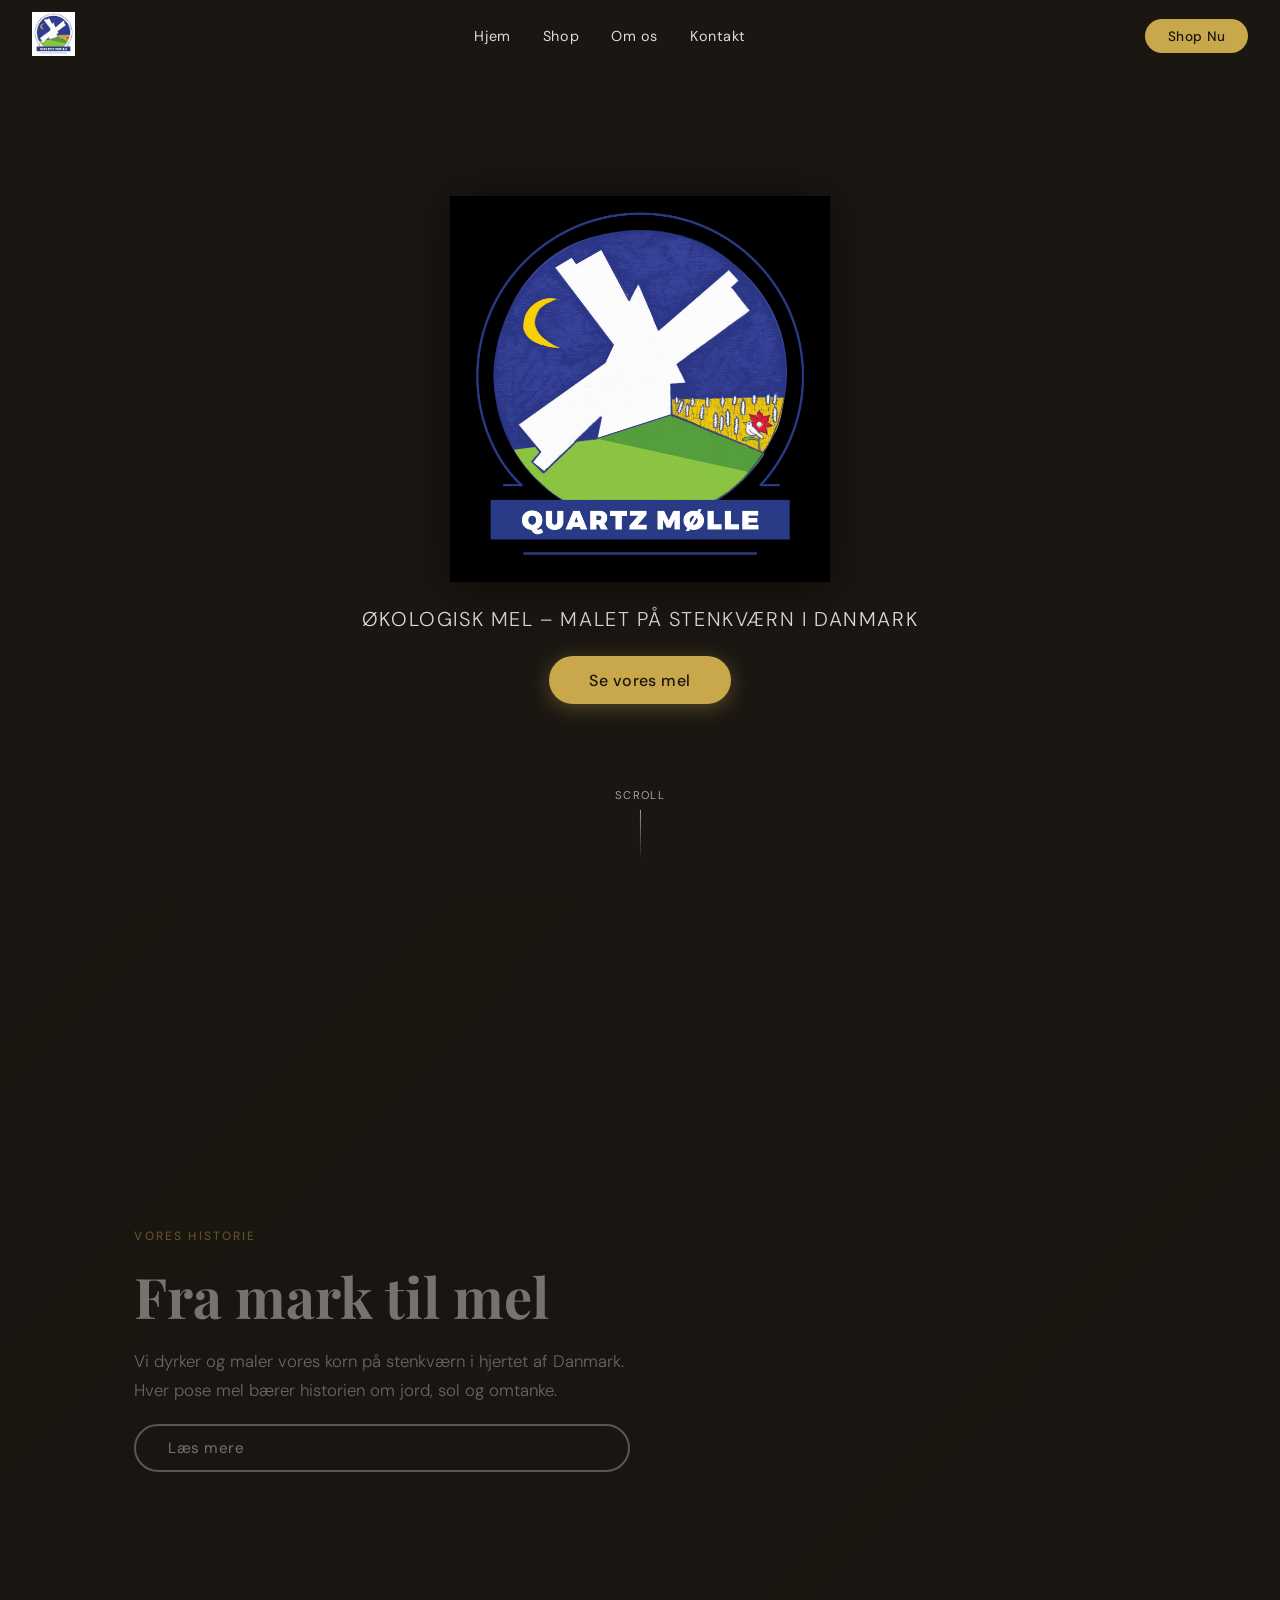
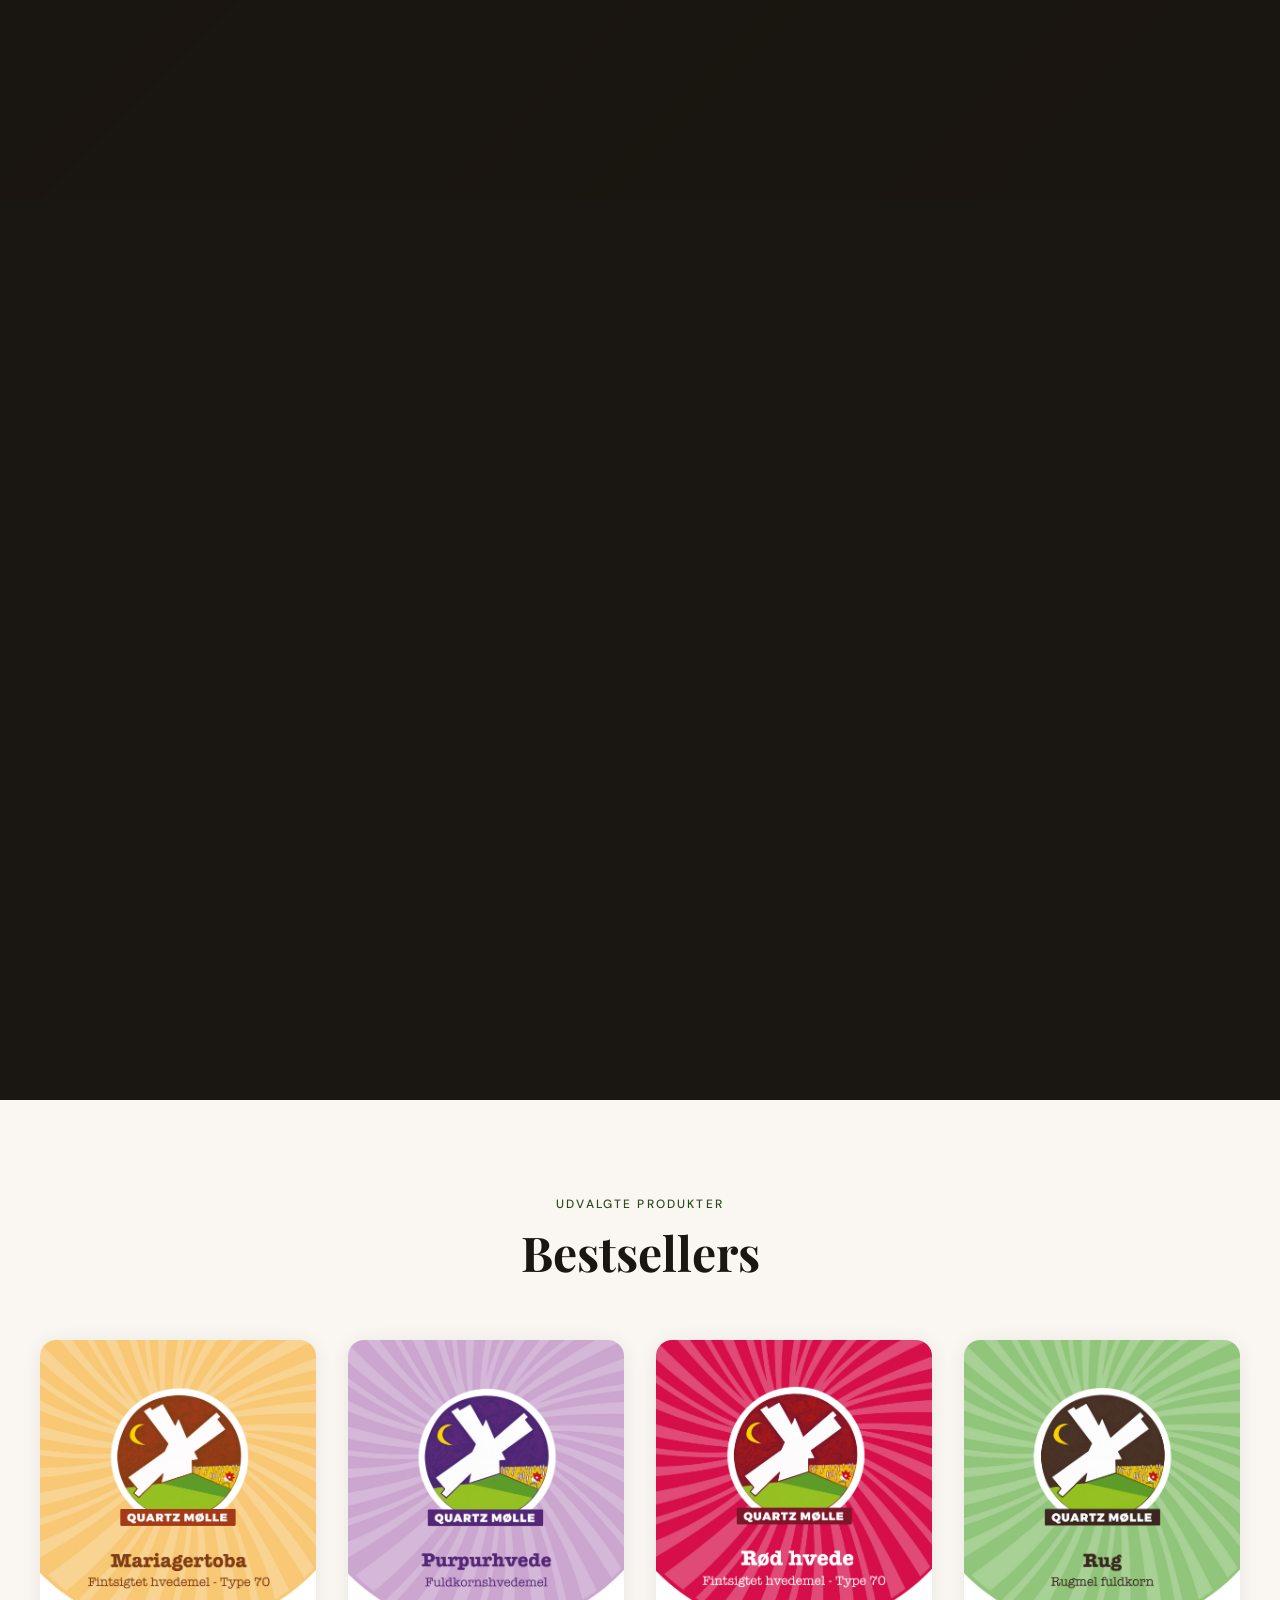
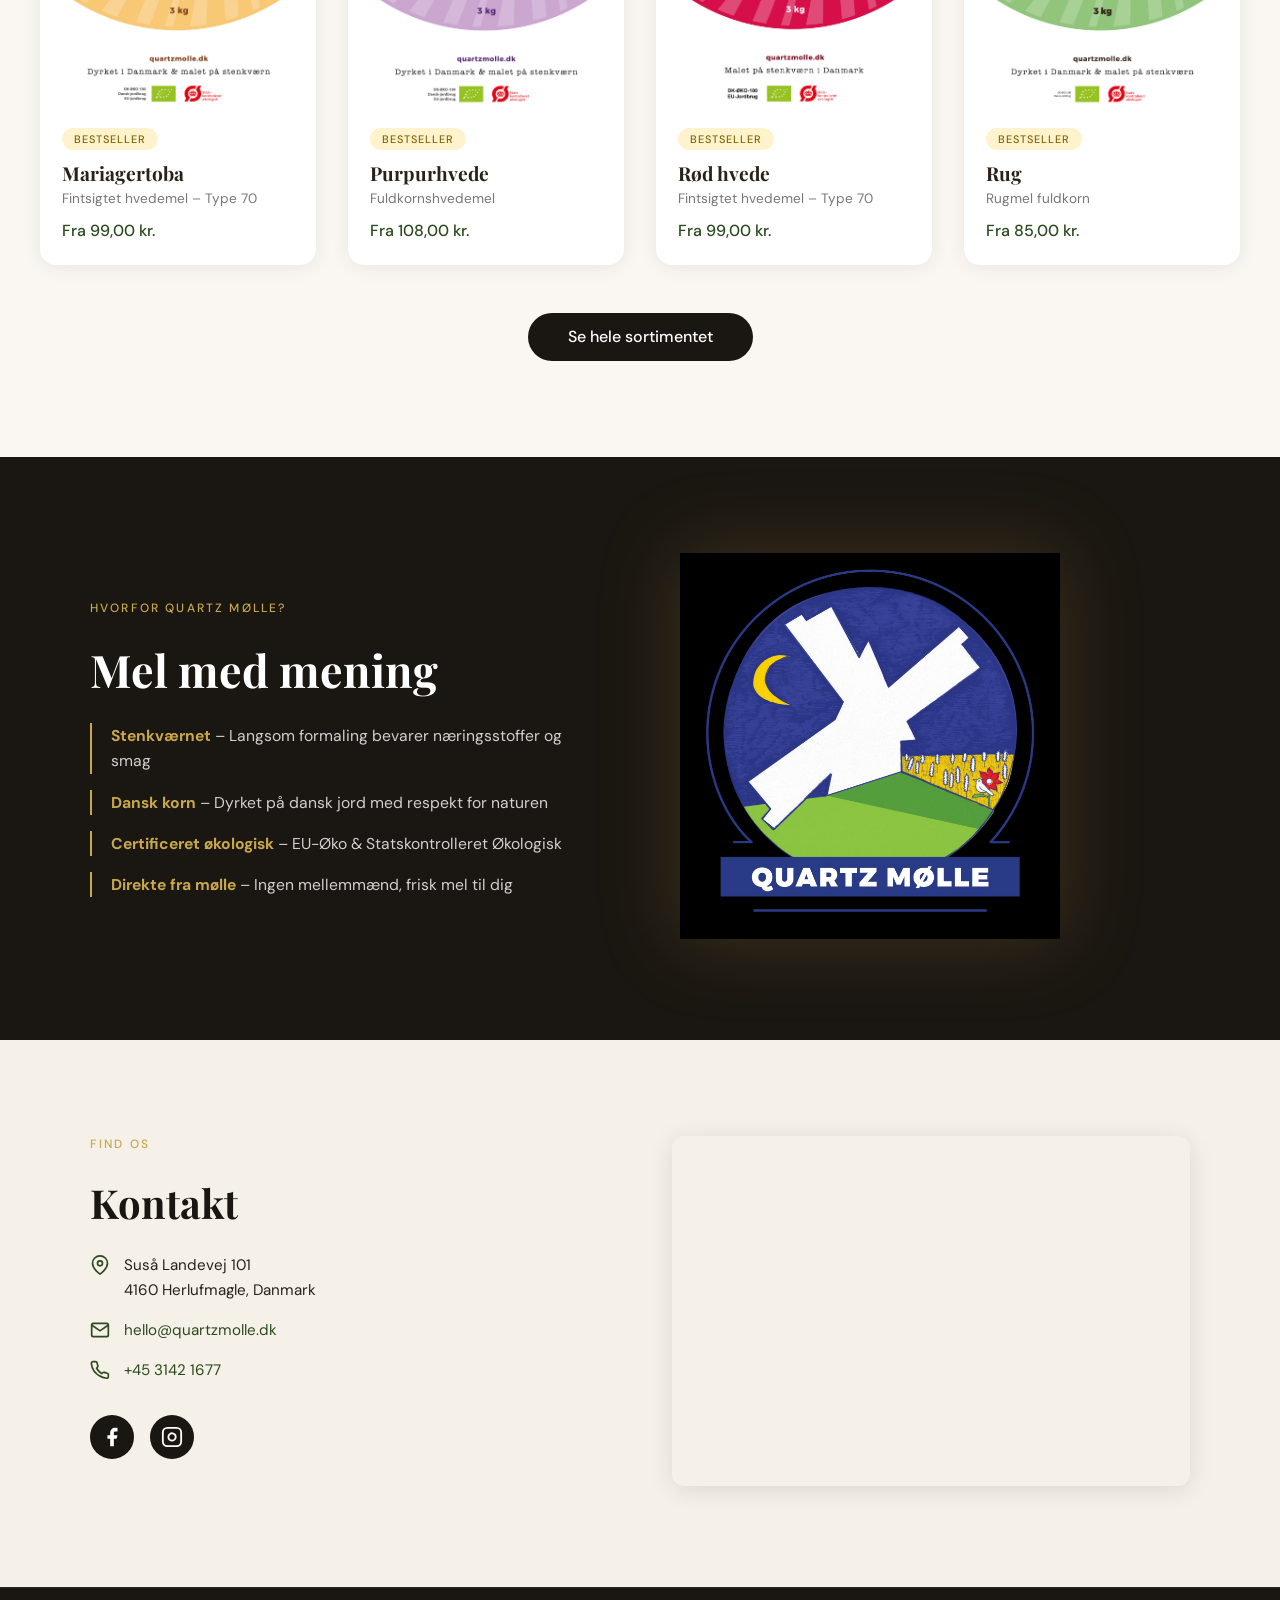
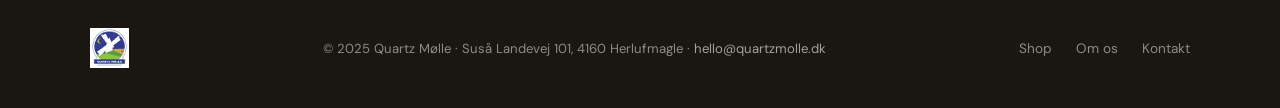
<file: index.html>
<!DOCTYPE html>
<html lang="da">
<head>
  <meta charset="UTF-8" />
  <meta name="viewport" content="width=device-width, initial-scale=1.0" />
  <title>Quartz Mølle – Økologisk Mel fra Stenkværn</title>
  <meta name="description" content="Quartz Mølle producerer økologisk mel malet på stenkværn i Danmark." />
  <link rel="icon" href="images/logo-small.png" type="image/png" />
  <link rel="preconnect" href="https://fonts.googleapis.com" />
  <link rel="preconnect" href="https://fonts.gstatic.com" crossorigin />
  <link href="https://fonts.googleapis.com/css2?family=Playfair+Display:ital,wght@0,400;0,700;0,900;1,400&family=DM+Sans:opsz,wght@9..40,300;9..40,400;9..40,500&display=swap" rel="stylesheet" />
  <link rel="stylesheet" href="css/style.css" />
</head>
<body>

  <nav class="nav" id="nav">
    <a href="index.html" class="nav-logo">
      <img src="images/logo-small.png" alt="Quartz Mølle" />
    </a>
    <div class="nav-links">
      <a href="index.html">Hjem</a>
      <a href="shop.html">Shop</a>
      <a href="#om">Om os</a>
      <a href="#kontakt">Kontakt</a>
    </div>
    <a href="shop.html" class="nav-cta">Shop Nu</a>
    <button class="nav-burger" id="burger" aria-label="Menu">
      <span></span><span></span><span></span>
    </button>
  </nav>

  <div class="mobile-menu" id="mobileMenu">
    <a href="index.html">Hjem</a>
    <a href="shop.html">Shop</a>
    <a href="#om">Om os</a>
    <a href="#kontakt">Kontakt</a>
    <a href="shop.html" class="mobile-cta">Shop Nu</a>
  </div>

  <!-- VIDEO 1 - HERO -->
  <section class="video-section" id="vs1">
    <video class="video-bg" id="vid1" autoplay muted loop playsinline preload="auto">
      <source src="https://res.cloudinary.com/dobwmlyg2/video/upload/v1776438806/hero_pnbosf.mov" type="video/mp4" />
    </video>
    <div class="video-overlay"></div>
    <div class="hero-content" id="heroContent">
      <img src="images/logo.png" alt="Quartz Mølle" class="hero-logo" />
      <p class="hero-sub">Økologisk mel – malet på stenkværn i Danmark</p>
      <a href="shop.html" class="btn-primary">Se vores mel</a>
    </div>
    <div class="scroll-hint">
      <span>Scroll</span>
      <div class="scroll-line"></div>
    </div>
  </section>

  <!-- VIDEO 2 - STORY -->
  <section class="video-section" id="vs2">
    <video class="video-bg" autoplay muted loop playsinline preload="auto">
      <source src="https://res.cloudinary.com/dobwmlyg2/video/upload/v1776438985/0417_ou2aab.mov" type="video/mp4" />
    </video>
    <div class="video-overlay overlay-dark"></div>
    <div class="text-block text-left">
      <span class="eyebrow">Vores historie</span>
      <h2>Fra mark til mel</h2>
      <p>Vi dyrker og maler vores korn på stenkværn i hjertet af Danmark. Hver pose mel bærer historien om jord, sol og omtanke.</p>
      <a href="#om" class="btn-ghost">Læs mere</a>
    </div>
  </section>

  <!-- VIDEO 3 - PRODUCTS -->
  <section class="video-section" id="vs3">
    <video class="video-bg" autoplay muted loop playsinline preload="auto">
      <source src="https://res.cloudinary.com/dobwmlyg2/video/upload/v1776439151/0417_2_hngw6h.mov" type="video/mp4" />
    </video>
    <div class="video-overlay overlay-medium"></div>
    <div class="text-block text-right">
      <span class="eyebrow">Vores sortiment</span>
      <h2>9 varianter af enestående mel</h2>
      <p>Fra Dalarna til Purpurhvede – hvert mel har sin egen karakter, smag og bagningsegenskaber.</p>
      <a href="shop.html" class="btn-primary">Se alle produkter</a>
    </div>
  </section>

  <!-- BESTSELLERS -->
  <section class="highlights" id="om">
    <div class="highlights-header">
      <span class="eyebrow eyebrow-dark">Udvalgte produkter</span>
      <h2 class="dark">Bestsellers</h2>
    </div>
    <div class="highlights-grid" id="highlightsGrid"></div>
    <div class="highlights-cta">
      <a href="shop.html" class="btn-dark">Se hele sortimentet</a>
    </div>
  </section>

  <!-- WHY -->
  <section class="why">
    <div class="why-inner">
      <div class="why-text">
        <span class="eyebrow">Hvorfor Quartz Mølle?</span>
        <h2>Mel med mening</h2>
        <ul class="why-list">
          <li><strong>Stenkværnet</strong> – Langsom formaling bevarer næringsstoffer og smag</li>
          <li><strong>Dansk korn</strong> – Dyrket på dansk jord med respekt for naturen</li>
          <li><strong>Certificeret økologisk</strong> – EU-Øko & Statskontrolleret Økologisk</li>
          <li><strong>Direkte fra mølle</strong> – Ingen mellemmænd, frisk mel til dig</li>
        </ul>
      </div>
      <div class="why-image">
        <img src="images/logo.png" alt="Quartz Mølle" />
      </div>
    </div>
  </section>

  <!-- CONTACT -->
  <section class="contact" id="kontakt">
    <div class="contact-inner">
      <div class="contact-info">
        <span class="eyebrow">Find os</span>
        <h2>Kontakt</h2>
        <div class="contact-items">
          <div class="contact-item">
            <svg width="20" height="20" viewBox="0 0 24 24" fill="none" stroke="currentColor" stroke-width="2"><path d="M21 10c0 7-9 13-9 13s-9-6-9-13a9 9 0 0 1 18 0z"/><circle cx="12" cy="10" r="3"/></svg>
            <span>Suså Landevej 101<br>4160 Herlufmagle, Danmark</span>
          </div>
          <div class="contact-item">
            <svg width="20" height="20" viewBox="0 0 24 24" fill="none" stroke="currentColor" stroke-width="2"><path d="M4 4h16c1.1 0 2 .9 2 2v12c0 1.1-.9 2-2 2H4c-1.1 0-2-.9-2-2V6c0-1.1.9-2 2-2z"/><polyline points="22,6 12,13 2,6"/></svg>
            <a href="mailto:hello@quartzmolle.dk">hello@quartzmolle.dk</a>
          </div>
          <div class="contact-item">
            <svg width="20" height="20" viewBox="0 0 24 24" fill="none" stroke="currentColor" stroke-width="2"><path d="M22 16.92v3a2 2 0 0 1-2.18 2 19.79 19.79 0 0 1-8.63-3.07A19.5 19.5 0 0 1 4.69 13a19.79 19.79 0 0 1-3.07-8.67A2 2 0 0 1 3.6 2h3a2 2 0 0 1 2 1.72c.127.96.361 1.903.7 2.81a2 2 0 0 1-.45 2.11L7.91 9.91a16 16 0 0 0 6.29 6.29l.95-.87a2 2 0 0 1 2.11-.45c.907.339 1.85.573 2.81.7A2 2 0 0 1 22 16.92z"/></svg>
            <a href="tel:+4531421677">+45 3142 1677</a>
          </div>
        </div>
        <div class="socials">
          <a href="https://www.facebook.com/quartzmolle" target="_blank" rel="noopener" aria-label="Facebook">
            <svg width="22" height="22" viewBox="0 0 24 24" fill="currentColor"><path d="M18 2h-3a5 5 0 0 0-5 5v3H7v4h3v8h4v-8h3l1-4h-4V7a1 1 0 0 1 1-1h3z"/></svg>
          </a>
          <a href="https://www.instagram.com/quartzmolle/" target="_blank" rel="noopener" aria-label="Instagram">
            <svg width="22" height="22" viewBox="0 0 24 24" fill="none" stroke="currentColor" stroke-width="2"><rect x="2" y="2" width="20" height="20" rx="5" ry="5"/><path d="M16 11.37A4 4 0 1 1 12.63 8 4 4 0 0 1 16 11.37z"/><line x1="17.5" y1="6.5" x2="17.51" y2="6.5"/></svg>
          </a>
        </div>
      </div>
      <div class="contact-map">
        <iframe src="https://www.google.com/maps/embed?pb=!1m18!1m12!1m3!1d2267.5!2d11.871!3d55.339!2m3!1f0!2f0!3f0!3m2!1i1024!2i768!4f13.1!3m3!1m2!1s0x465253!2sHerlufmagle!5e0!3m2!1sda!2sdk" width="100%" height="350" style="border:0;border-radius:12px;" allowfullscreen="" loading="lazy" title="Quartz Mølle placering"></iframe>
      </div>
    </div>
  </section>

  <footer class="footer">
    <div class="footer-inner">
      <img src="images/logo-small.png" alt="Quartz Mølle" class="footer-logo" />
      <p>© 2025 Quartz Mølle · Suså Landevej 101, 4160 Herlufmagle · <a href="mailto:hello@quartzmolle.dk">hello@quartzmolle.dk</a></p>
      <div class="footer-links">
        <a href="shop.html">Shop</a>
        <a href="#om">Om os</a>
        <a href="#kontakt">Kontakt</a>
      </div>
    </div>
  </footer>

  <script src="js/products.js"></script>
  <script src="js/main.js"></script>
</body>
</html>
</file>
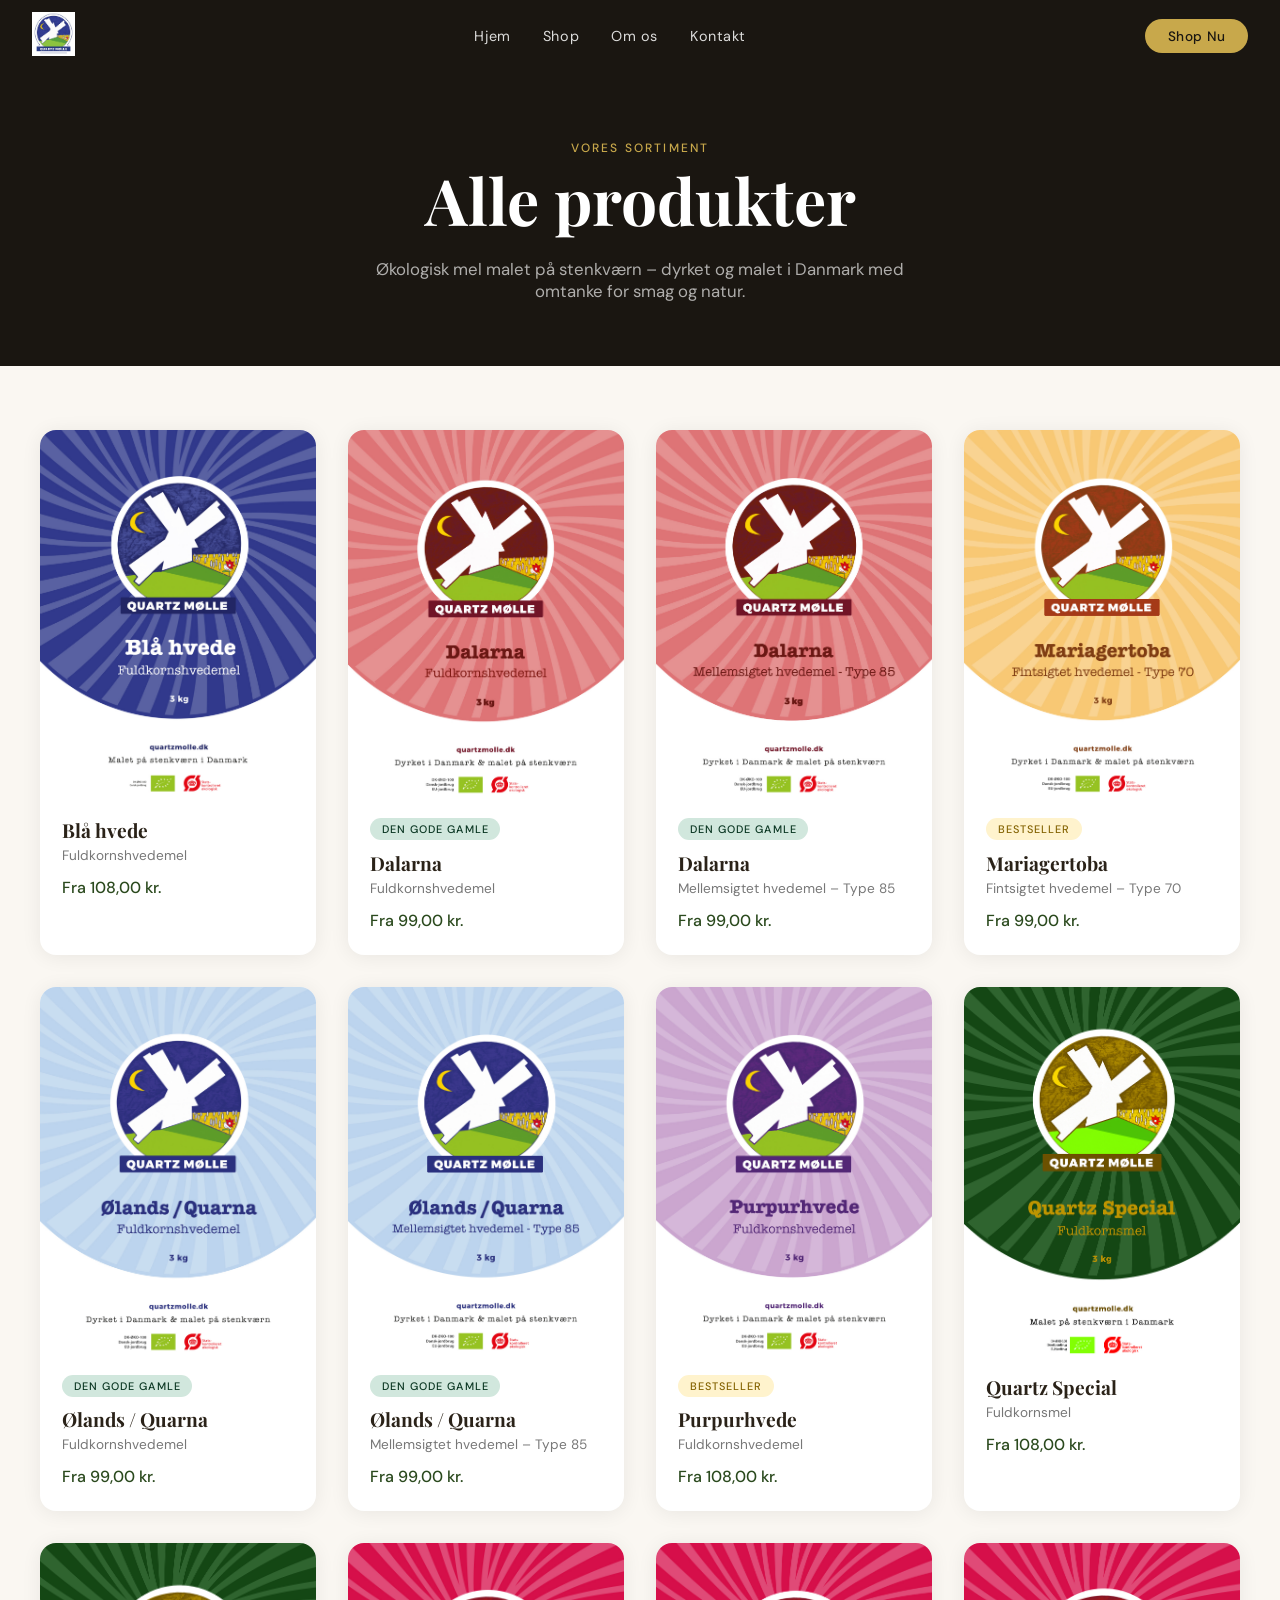
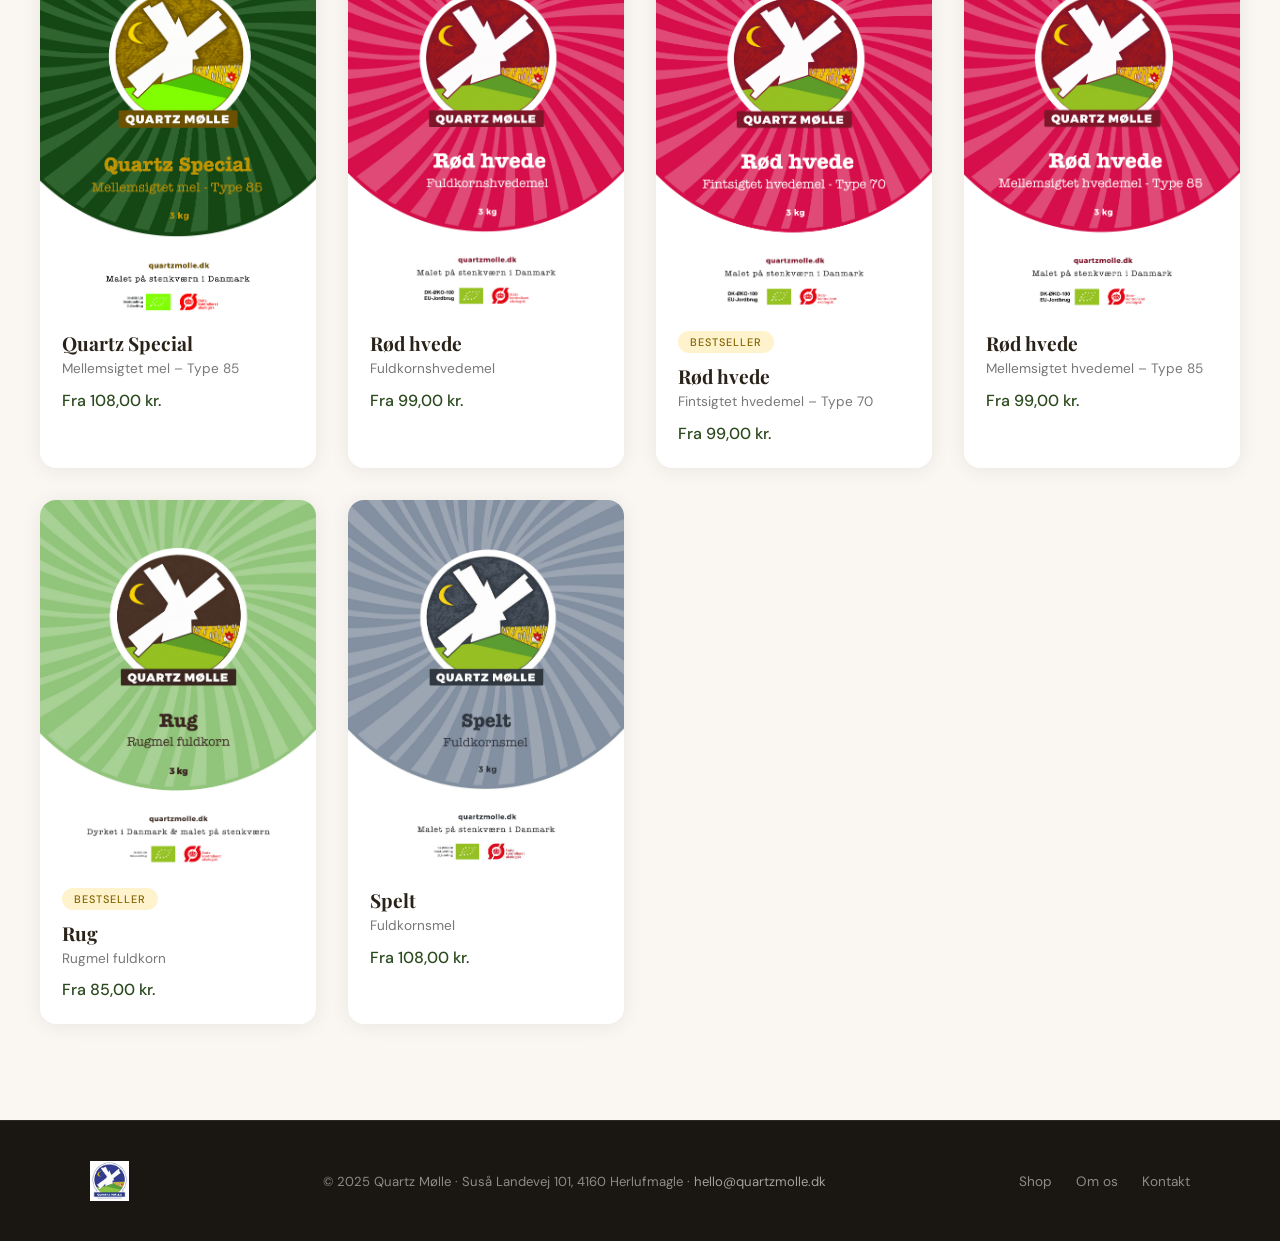
<file: product.html>
<!DOCTYPE html>
<html lang="da">
<head>
  <meta charset="UTF-8" />
  <meta name="viewport" content="width=device-width, initial-scale=1.0" />
  <title>Produkt – Quartz Mølle</title>
  <link rel="icon" href="images/logo-small.png" type="image/png" />
  <link rel="preconnect" href="https://fonts.googleapis.com" />
  <link rel="preconnect" href="https://fonts.gstatic.com" crossorigin />
  <link href="https://fonts.googleapis.com/css2?family=Playfair+Display:ital,wght@0,400;0,700;0,900;1,400&family=DM+Sans:opsz,wght@9..40,300;9..40,400;9..40,500&display=swap" rel="stylesheet" />
  <link rel="stylesheet" href="css/style.css" />
</head>
<body>

  <nav class="nav scrolled" id="nav">
    <a href="index.html" class="nav-logo">
      <img src="images/logo-small.png" alt="Quartz Mølle" />
    </a>
    <div class="nav-links">
      <a href="index.html">Hjem</a>
      <a href="shop.html">Shop</a>
      <a href="index.html#om">Om os</a>
      <a href="index.html#kontakt">Kontakt</a>
    </div>
    <a href="shop.html" class="nav-cta">Shop Nu</a>
    <button class="nav-burger" id="burger" aria-label="Menu">
      <span></span><span></span><span></span>
    </button>
  </nav>

  <div class="mobile-menu" id="mobileMenu">
    <a href="index.html">Hjem</a>
    <a href="shop.html">Shop</a>
    <a href="index.html#om">Om os</a>
    <a href="index.html#kontakt">Kontakt</a>
  </div>

  <div class="product-page">
    <div class="product-page-inner" id="productInner">
      <div class="shop-loading" style="grid-column:1/-1">Indlæser produkt…</div>
    </div>
  </div>

  <footer class="footer">
    <div class="footer-inner">
      <img src="images/logo-small.png" alt="Quartz Mølle" class="footer-logo" />
      <p>© 2025 Quartz Mølle · <a href="mailto:hello@quartzmolle.dk">hello@quartzmolle.dk</a></p>
      <div class="footer-links">
        <a href="shop.html">Shop</a>
        <a href="index.html#kontakt">Kontakt</a>
      </div>
    </div>
  </footer>

  <script src="https://js.stripe.com/v3/"></script>
  <script src="js/products.js"></script>
  <script src="js/main.js"></script>
  <script src="js/product.js"></script>
</body>
</html>
</file>
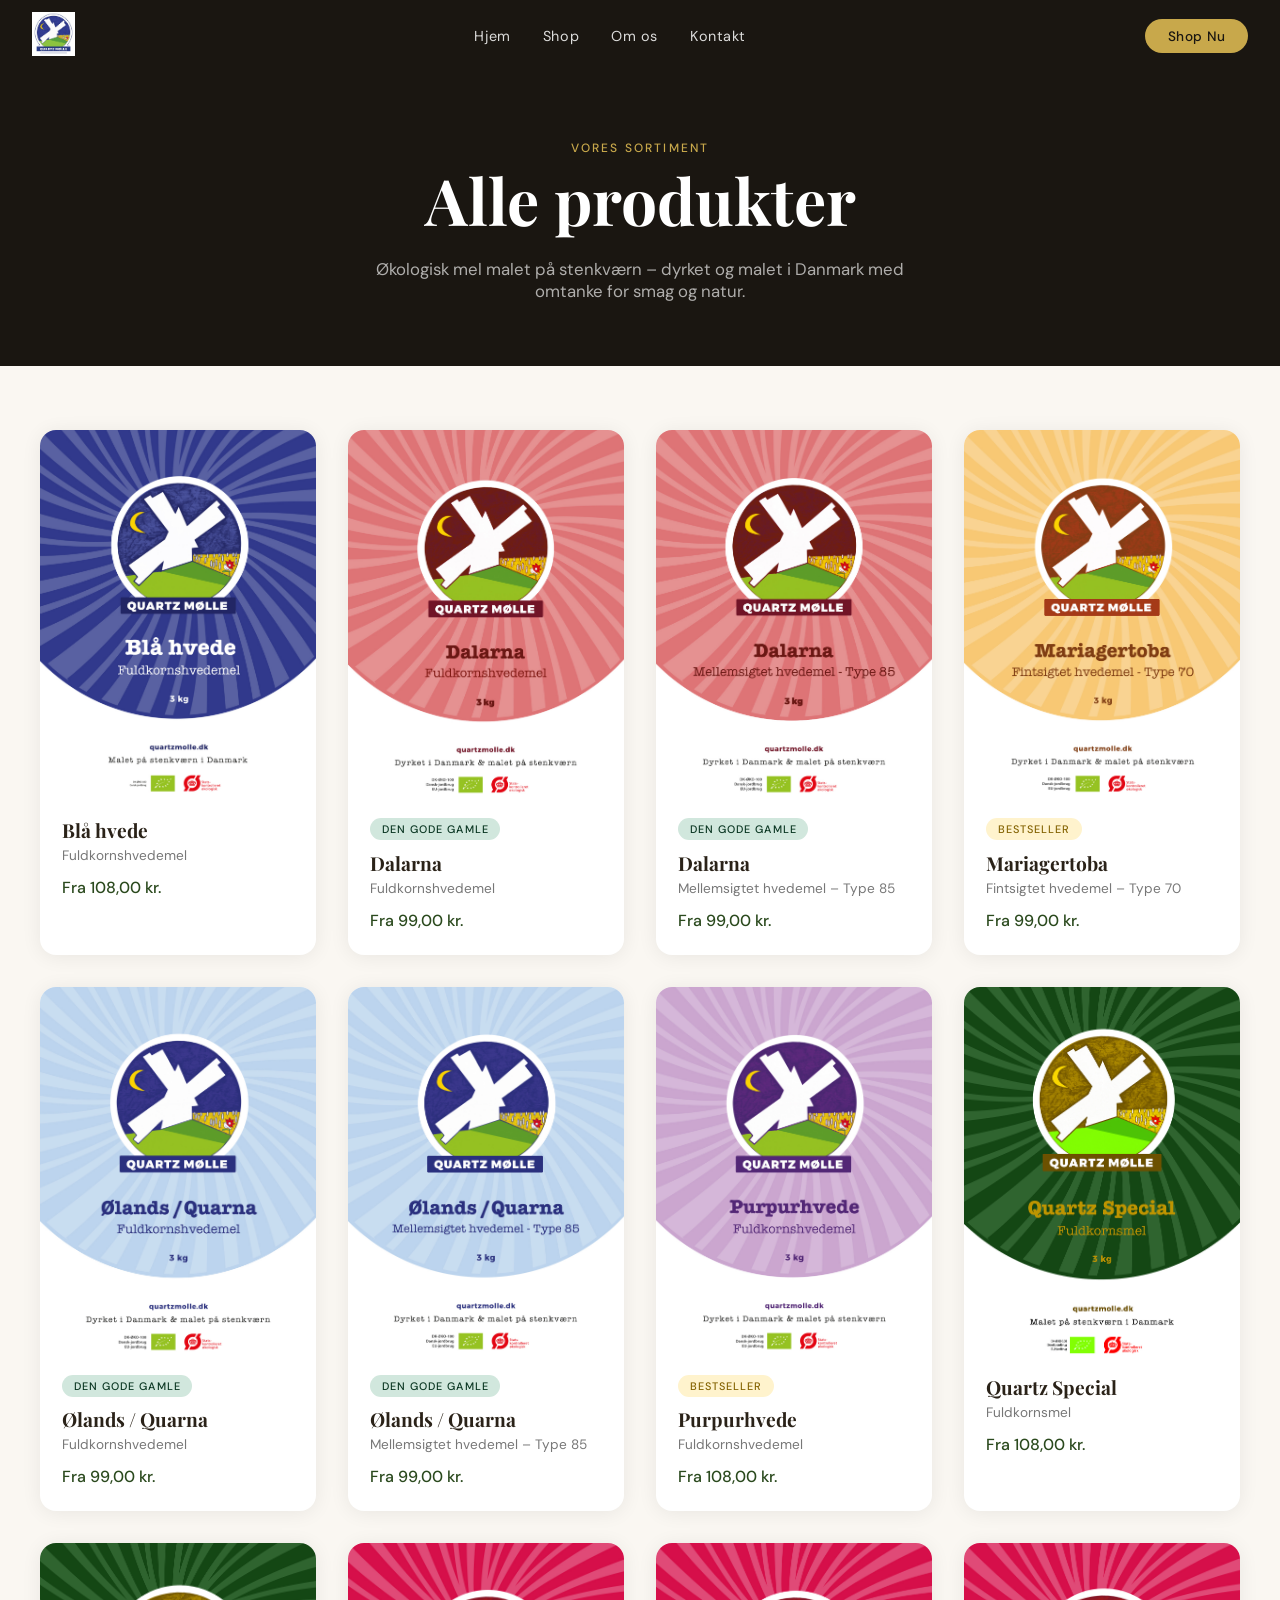
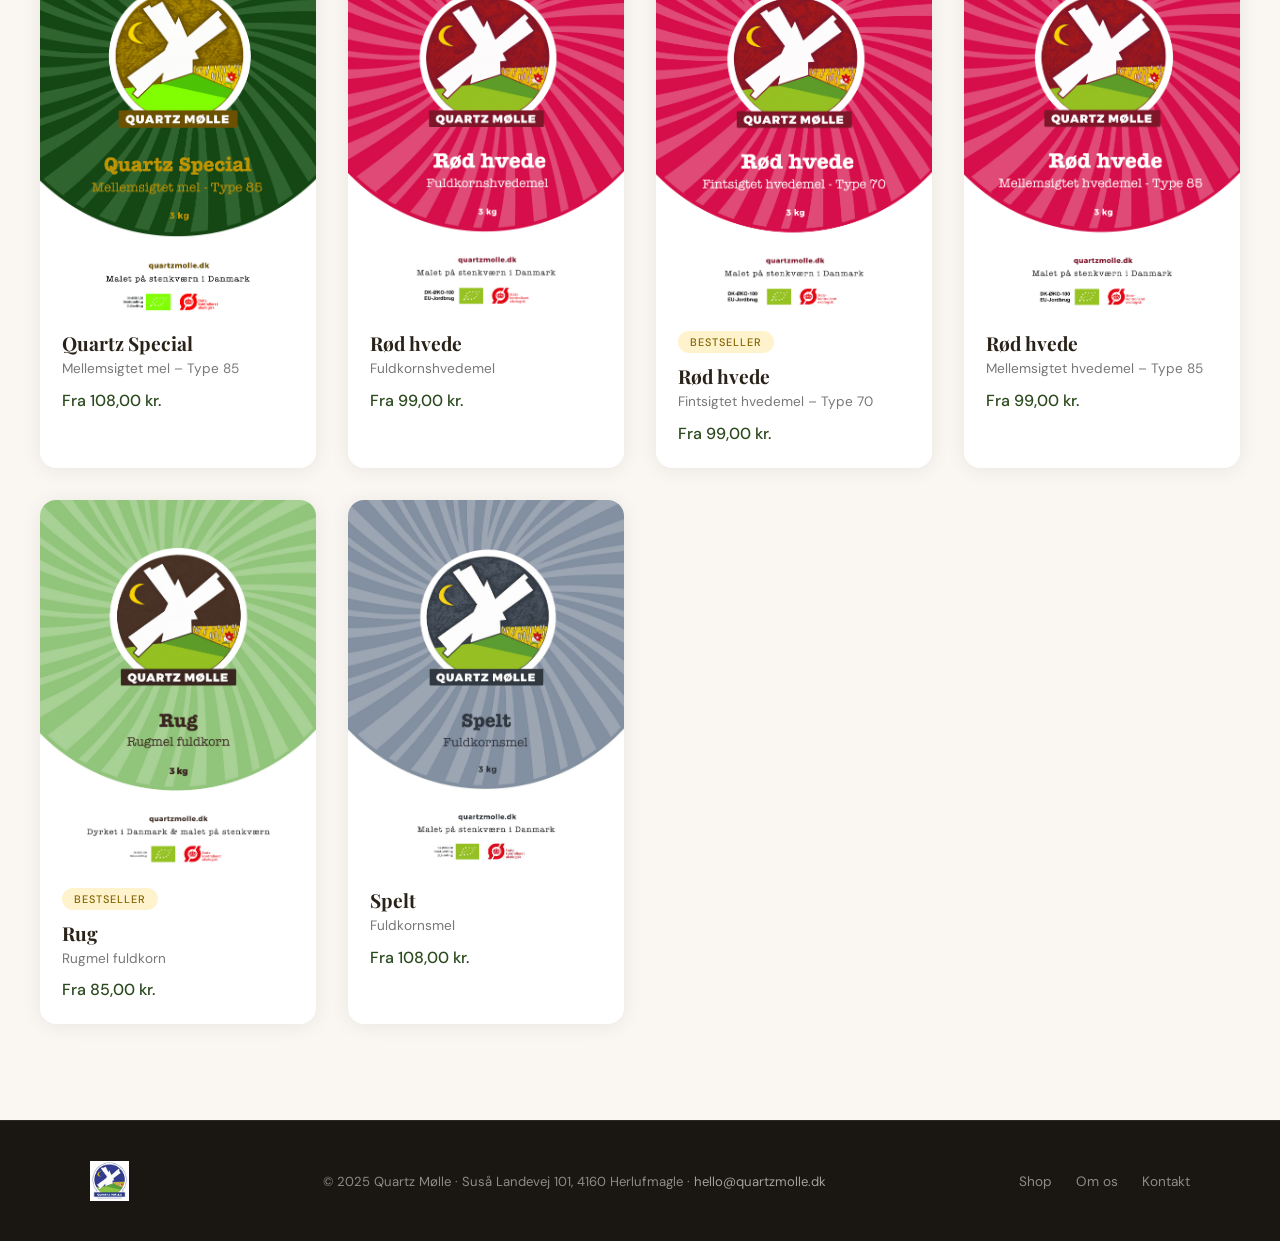
<file: shop.html>
<!DOCTYPE html>
<html lang="da">
<head>
  <meta charset="UTF-8" />
  <meta name="viewport" content="width=device-width, initial-scale=1.0" />
  <title>Shop – Quartz Mølle</title>
  <link rel="icon" href="images/logo-small.png" type="image/png" />
  <link rel="preconnect" href="https://fonts.googleapis.com" />
  <link rel="preconnect" href="https://fonts.gstatic.com" crossorigin />
  <link href="https://fonts.googleapis.com/css2?family=Playfair+Display:ital,wght@0,400;0,700;0,900;1,400&family=DM+Sans:opsz,wght@9..40,300;9..40,400;9..40,500&display=swap" rel="stylesheet" />
  <link rel="stylesheet" href="css/style.css" />
</head>
<body>

  <nav class="nav scrolled" id="nav">
    <a href="index.html" class="nav-logo">
      <img src="images/logo-small.png" alt="Quartz Mølle" />
    </a>
    <div class="nav-links">
      <a href="index.html">Hjem</a>
      <a href="shop.html">Shop</a>
      <a href="index.html#om">Om os</a>
      <a href="index.html#kontakt">Kontakt</a>
    </div>
    <a href="shop.html" class="nav-cta">Shop Nu</a>
    <button class="nav-burger" id="burger" aria-label="Menu">
      <span></span><span></span><span></span>
    </button>
  </nav>

  <div class="mobile-menu" id="mobileMenu">
    <a href="index.html">Hjem</a>
    <a href="shop.html">Shop</a>
    <a href="index.html#om">Om os</a>
    <a href="index.html#kontakt">Kontakt</a>
    <a href="shop.html" class="mobile-cta">Shop Nu</a>
  </div>

  <div class="shop-hero">
    <span class="eyebrow" style="color:var(--gold)">Vores sortiment</span>
    <h1>Alle produkter</h1>
    <p>Økologisk mel malet på stenkværn – dyrket og malet i Danmark med omtanke for smag og natur.</p>
  </div>

  <main class="shop-main">
    <div class="shop-grid" id="shopGrid">
      <div class="shop-loading">Indlæser produkter…</div>
    </div>
  </main>

  <footer class="footer">
    <div class="footer-inner">
      <img src="images/logo-small.png" alt="Quartz Mølle" class="footer-logo" />
      <p>© 2025 Quartz Mølle · Suså Landevej 101, 4160 Herlufmagle · <a href="mailto:hello@quartzmolle.dk">hello@quartzmolle.dk</a></p>
      <div class="footer-links">
        <a href="shop.html">Shop</a>
        <a href="index.html#om">Om os</a>
        <a href="index.html#kontakt">Kontakt</a>
      </div>
    </div>
  </footer>

  <script src="js/products.js"></script>
  <script src="js/main.js"></script>
  <script src="js/shop.js"></script>
</body>
</html>
</file>
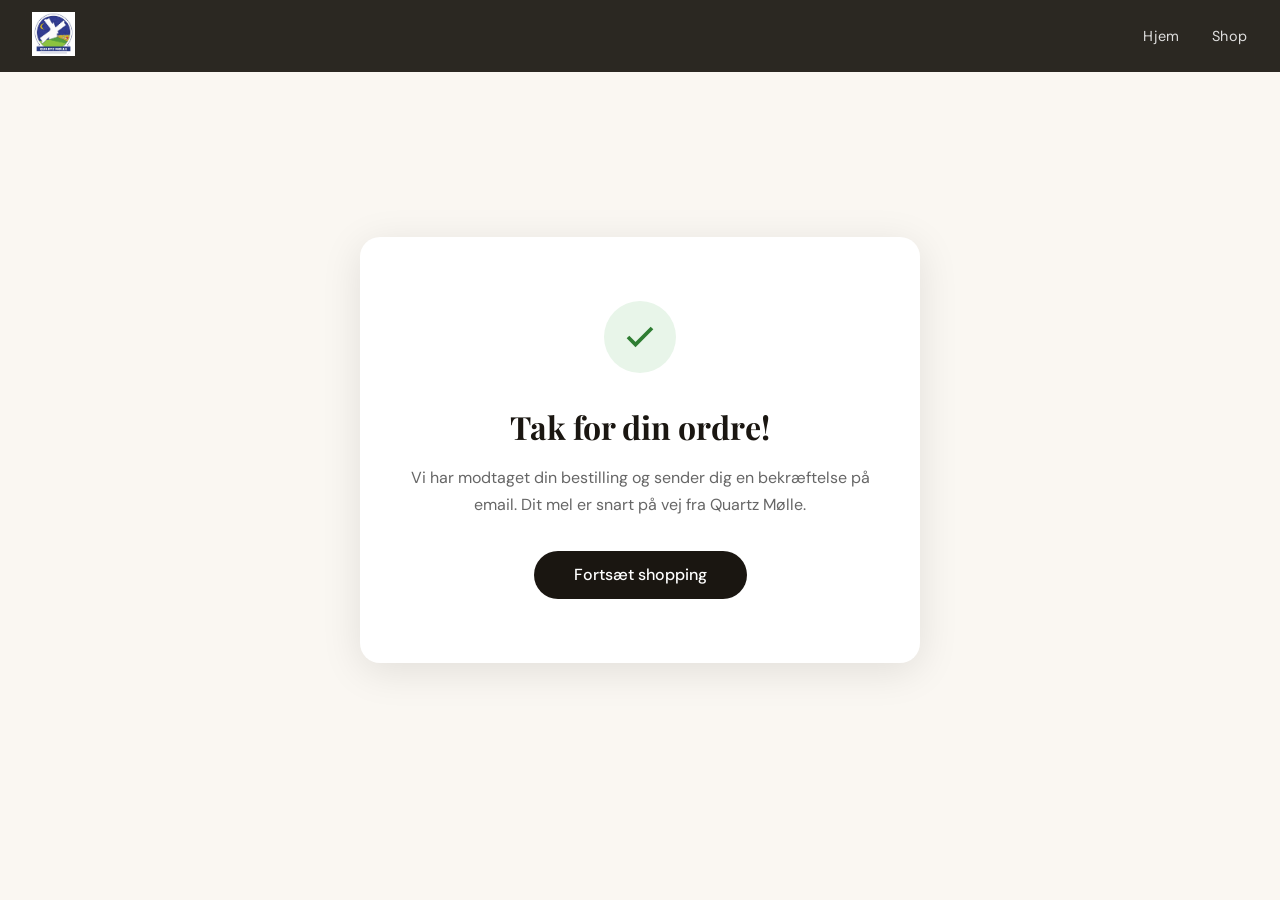
<file: success.html>
<!DOCTYPE html>
<html lang="da">
<head>
  <meta charset="UTF-8" />
  <meta name="viewport" content="width=device-width, initial-scale=1.0" />
  <title>Tak for din ordre! – Quartz Mølle</title>
  <link rel="icon" href="images/logo-small.png" type="image/png" />
  <link rel="preconnect" href="https://fonts.googleapis.com" />
  <link href="https://fonts.googleapis.com/css2?family=Playfair+Display:wght@400;700&family=DM+Sans:opsz,wght@9..40,300;9..40,400&display=swap" rel="stylesheet" />
  <link rel="stylesheet" href="css/style.css" />
  <style>
    .success-page {
      min-height: 100vh;
      background: var(--cream);
      display: flex;
      align-items: center;
      justify-content: center;
      padding: 2rem;
    }
    .success-box {
      background: #fff;
      border-radius: 20px;
      padding: 4rem 3rem;
      max-width: 560px;
      text-align: center;
      box-shadow: 0 8px 40px rgba(0,0,0,0.1);
    }
    .success-icon {
      width: 72px; height: 72px;
      background: #e8f5e9;
      border-radius: 50%;
      display: flex;
      align-items: center;
      justify-content: center;
      margin: 0 auto 2rem;
    }
    .success-box h1 {
      font-family: 'Playfair Display', serif;
      font-size: 2rem;
      color: var(--dark);
      margin-bottom: 1rem;
    }
    .success-box p {
      color: #666;
      line-height: 1.7;
      margin-bottom: 2rem;
    }
  </style>
</head>
<body>
  <nav class="nav scrolled" id="nav">
    <a href="index.html" class="nav-logo">
      <img src="images/logo-small.png" alt="Quartz Mølle" />
    </a>
    <div class="nav-links">
      <a href="index.html">Hjem</a>
      <a href="shop.html">Shop</a>
    </div>
  </nav>

  <div class="success-page">
    <div class="success-box">
      <div class="success-icon">
        <svg width="36" height="36" viewBox="0 0 24 24" fill="none" stroke="#2e7d32" stroke-width="2.5">
          <polyline points="20 6 9 17 4 12"/>
        </svg>
      </div>
      <h1>Tak for din ordre!</h1>
      <p>Vi har modtaget din bestilling og sender dig en bekræftelse på email. Dit mel er snart på vej fra Quartz Mølle.</p>
      <a href="shop.html" class="btn-dark">Fortsæt shopping</a>
    </div>
  </div>

  <script src="js/main.js"></script>
</body>
</html>
</file>
<file: css/style.css>
/* ============================================================
   QUARTZ MØLLE — CSS
   ============================================================ */

:root {
  --cream: #faf7f2;
  --warm-white: #f5f0e8;
  --dark: #1a1611;
  --mid: #3d3428;
  --accent: #2b4a1e;
  --gold: #c8a84b;
  --text: #2a2218;
  --text-light: rgba(255,255,255,0.85);
  --nav-h: 72px;
}

*, *::before, *::after { box-sizing: border-box; margin: 0; padding: 0; }

html { scroll-behavior: smooth; }

body {
  font-family: 'DM Sans', sans-serif;
  background: var(--dark);
  color: var(--text);
  overflow-x: hidden;
}

/* ── NAV ── */
.nav {
  position: fixed;
  top: 0; left: 0; right: 0;
  z-index: 100;
  display: flex;
  align-items: center;
  justify-content: space-between;
  padding: 0 2rem;
  height: var(--nav-h);
  background: rgba(26,22,17,0);
  backdrop-filter: blur(0px);
  transition: background 0.4s, backdrop-filter 0.4s;
}

.nav.scrolled {
  background: rgba(26,22,17,0.92);
  backdrop-filter: blur(12px);
}

.nav-logo img { height: 44px; width: auto; }

.nav-links {
  display: flex;
  gap: 2rem;
}

.nav-links a, .nav-links a:visited {
  color: #fff;
  text-decoration: none;
  font-size: 0.9rem;
  font-weight: 400;
  letter-spacing: 0.04em;
  opacity: 0.85;
  transition: opacity 0.2s;
}

.nav-links a:hover { opacity: 1; }

.nav-cta {
  background: var(--gold);
  color: var(--dark) !important;
  text-decoration: none;
  padding: 0.55rem 1.4rem;
  border-radius: 40px;
  font-size: 0.85rem;
  font-weight: 500;
  letter-spacing: 0.03em;
  transition: background 0.2s, transform 0.2s;
}

.nav-cta:hover { background: #d4b05c; transform: translateY(-1px); }

.nav-burger {
  display: none;
  flex-direction: column;
  gap: 5px;
  background: none;
  border: none;
  cursor: pointer;
  padding: 4px;
}

.nav-burger span {
  display: block;
  width: 24px; height: 2px;
  background: #fff;
  border-radius: 2px;
  transition: transform 0.3s;
}

/* ── MOBILE MENU ── */
.mobile-menu {
  position: fixed;
  top: 0; left: 0; right: 0; bottom: 0;
  z-index: 99;
  background: rgba(26,22,17,0.97);
  display: flex;
  flex-direction: column;
  align-items: center;
  justify-content: center;
  gap: 2rem;
  transform: translateX(100%);
  transition: transform 0.4s cubic-bezier(0.77,0,0.175,1);
}

.mobile-menu.open { transform: translateX(0); }

.mobile-menu a {
  color: #fff;
  text-decoration: none;
  font-family: 'Playfair Display', serif;
  font-size: 2rem;
  font-weight: 700;
}

.mobile-cta {
  background: var(--gold);
  color: var(--dark) !important;
  padding: 0.7rem 2rem;
  border-radius: 40px;
  font-family: 'DM Sans', sans-serif !important;
  font-size: 1rem !important;
}

/* ── VIDEO SECTIONS ── */
.video-section {
  position: relative;
  width: 100%;
  height: 100vh;
  overflow: hidden;
  display: flex;
  align-items: center;
  justify-content: center;
}

.video-bg {
  position: absolute;
  inset: 0;
  width: 100%;
  height: 100%;
  object-fit: cover;
  z-index: 0;
}

.video-overlay {
  position: absolute;
  inset: 0;
  z-index: 1;
  background: linear-gradient(to bottom, rgba(26,22,17,0.35) 0%, rgba(26,22,17,0.55) 100%);
}

.overlay-dark {
  background: linear-gradient(135deg, rgba(26,22,17,0.78) 0%, rgba(26,22,17,0.3) 100%);
}

.overlay-medium {
  background: linear-gradient(225deg, rgba(26,22,17,0.78) 0%, rgba(26,22,17,0.3) 100%);
}

/* Scroll crossfade */
.video-section { opacity: 1; transition: opacity 0.1s; }

/* ── HERO CONTENT ── */
.hero-content {
  position: relative;
  z-index: 2;
  text-align: center;
  display: flex;
  flex-direction: column;
  align-items: center;
  gap: 1.5rem;
  animation: fadeUp 1.2s ease both;
}

@keyframes fadeUp {
  from { opacity: 0; transform: translateY(30px); }
  to   { opacity: 1; transform: translateY(0); }
}

.hero-logo {
  width: min(380px, 70vw);
  filter: drop-shadow(0 4px 24px rgba(0,0,0,0.5));
}

.hero-sub {
  color: var(--text-light);
  font-size: clamp(1rem, 2.5vw, 1.25rem);
  font-weight: 300;
  letter-spacing: 0.08em;
  text-transform: uppercase;
}

/* ── BUTTONS ── */
.btn-primary {
  display: inline-block;
  background: var(--gold);
  color: var(--dark);
  text-decoration: none;
  padding: 0.85rem 2.5rem;
  border-radius: 50px;
  font-weight: 500;
  font-size: 1rem;
  letter-spacing: 0.03em;
  transition: background 0.2s, transform 0.2s, box-shadow 0.2s;
  box-shadow: 0 4px 20px rgba(200,168,75,0.35);
}

.btn-primary:hover {
  background: #d4b05c;
  transform: translateY(-2px);
  box-shadow: 0 8px 28px rgba(200,168,75,0.45);
}

.btn-ghost {
  display: inline-block;
  border: 2px solid rgba(255,255,255,0.7);
  color: #fff;
  text-decoration: none;
  padding: 0.75rem 2rem;
  border-radius: 50px;
  font-weight: 400;
  font-size: 0.95rem;
  letter-spacing: 0.03em;
  transition: background 0.2s, border-color 0.2s;
}

.btn-ghost:hover {
  background: rgba(255,255,255,0.15);
  border-color: #fff;
}

.btn-dark {
  display: inline-block;
  background: var(--dark);
  color: #fff;
  text-decoration: none;
  padding: 0.85rem 2.5rem;
  border-radius: 50px;
  font-weight: 500;
  font-size: 1rem;
  transition: background 0.2s, transform 0.2s;
}

.btn-dark:hover { background: var(--mid); transform: translateY(-2px); }

/* ── TEXT BLOCKS (over video) ── */
.text-block {
  position: relative;
  z-index: 2;
  max-width: 560px;
  padding: 0 2rem;
  display: flex;
  flex-direction: column;
  gap: 1.2rem;
  animation: fadeUp 0.8s ease both;
}

.text-left { margin-right: auto; margin-left: 8vw; }
.text-right { margin-left: auto; margin-right: 8vw; text-align: right; align-items: flex-end; }

.text-block h2 {
  font-family: 'Playfair Display', serif;
  font-size: clamp(2.2rem, 5vw, 3.5rem);
  color: #fff;
  line-height: 1.15;
}

.text-block p {
  color: var(--text-light);
  font-size: 1.05rem;
  line-height: 1.7;
  font-weight: 300;
}

/* ── EYEBROW ── */
.eyebrow {
  display: inline-block;
  font-size: 0.75rem;
  font-weight: 500;
  letter-spacing: 0.18em;
  text-transform: uppercase;
  color: var(--gold);
}

.eyebrow-dark { color: var(--accent); }

/* ── SCROLL HINT ── */
.scroll-hint {
  position: absolute;
  bottom: 2.5rem;
  left: 50%;
  transform: translateX(-50%);
  z-index: 2;
  display: flex;
  flex-direction: column;
  align-items: center;
  gap: 0.5rem;
  color: rgba(255,255,255,0.6);
  font-size: 0.7rem;
  letter-spacing: 0.12em;
  text-transform: uppercase;
}

.scroll-line {
  width: 1px;
  height: 50px;
  background: linear-gradient(to bottom, rgba(255,255,255,0.6), transparent);
  animation: scrollPulse 2s ease-in-out infinite;
}

@keyframes scrollPulse {
  0%, 100% { opacity: 0.4; transform: scaleY(1); }
  50% { opacity: 1; transform: scaleY(1.2); }
}

/* ── HIGHLIGHTS ── */
.highlights {
  background: var(--cream);
  padding: 6rem 2rem;
}

.highlights-header {
  text-align: center;
  margin-bottom: 3.5rem;
  display: flex;
  flex-direction: column;
  gap: 0.5rem;
}

.highlights-header h2.dark {
  font-family: 'Playfair Display', serif;
  font-size: clamp(2rem, 4vw, 3rem);
  color: var(--dark);
}

.highlights-grid {
  display: grid;
  grid-template-columns: repeat(auto-fill, minmax(260px, 1fr));
  gap: 2rem;
  max-width: 1200px;
  margin: 0 auto;
}

.highlights-cta {
  text-align: center;
  margin-top: 3rem;
}

/* Product Card */
.product-card {
  background: #fff;
  border-radius: 16px;
  overflow: hidden;
  text-decoration: none;
  color: var(--text);
  box-shadow: 0 2px 20px rgba(0,0,0,0.07);
  transition: transform 0.3s, box-shadow 0.3s;
  display: block;
}

.product-card:hover {
  transform: translateY(-6px);
  box-shadow: 0 12px 40px rgba(0,0,0,0.13);
}

.product-card-img {
  width: 100%;
  aspect-ratio: 3/4;
  object-fit: cover;
  display: block;
}

.product-card-body {
  padding: 1.2rem 1.4rem 1.5rem;
}

.product-card-badge {
  display: inline-block;
  font-size: 0.68rem;
  font-weight: 500;
  letter-spacing: 0.1em;
  text-transform: uppercase;
  padding: 0.25rem 0.7rem;
  border-radius: 20px;
  margin-bottom: 0.6rem;
}

.badge-bestseller { background: #fff3cd; color: #856404; }
.badge-gamle { background: #d1e7dd; color: #0a3622; }

.product-card-name {
  font-family: 'Playfair Display', serif;
  font-size: 1.2rem;
  font-weight: 700;
  margin-bottom: 0.25rem;
}

.product-card-sub {
  font-size: 0.85rem;
  color: #777;
  margin-bottom: 0.8rem;
}

.product-card-price {
  font-size: 1rem;
  font-weight: 500;
  color: var(--accent);
}

/* ── WHY ── */
.why {
  background: var(--dark);
  padding: 6rem 2rem;
}

.why-inner {
  max-width: 1100px;
  margin: 0 auto;
  display: grid;
  grid-template-columns: 1fr 1fr;
  gap: 5rem;
  align-items: center;
}

.why-text {
  display: flex;
  flex-direction: column;
  gap: 1.5rem;
}

.why-text h2 {
  font-family: 'Playfair Display', serif;
  font-size: clamp(2rem, 4vw, 2.8rem);
  color: #fff;
}

.why-list {
  list-style: none;
  display: flex;
  flex-direction: column;
  gap: 1rem;
}

.why-list li {
  color: rgba(255,255,255,0.8);
  font-size: 0.98rem;
  line-height: 1.6;
  padding-left: 1.2rem;
  border-left: 2px solid var(--gold);
}

.why-list li strong { color: var(--gold); }

.why-image img {
  width: 100%;
  max-width: 380px;
  filter: drop-shadow(0 0 40px rgba(200,168,75,0.2));
}

/* ── CONTACT ── */
.contact {
  background: var(--warm-white);
  padding: 6rem 2rem;
}

.contact-inner {
  max-width: 1100px;
  margin: 0 auto;
  display: grid;
  grid-template-columns: 1fr 1fr;
  gap: 4rem;
  align-items: start;
}

.contact-info {
  display: flex;
  flex-direction: column;
  gap: 1.5rem;
}

.contact-info h2 {
  font-family: 'Playfair Display', serif;
  font-size: 2.5rem;
  color: var(--dark);
}

.contact-items {
  display: flex;
  flex-direction: column;
  gap: 1rem;
}

.contact-item {
  display: flex;
  align-items: flex-start;
  gap: 0.9rem;
  color: var(--text);
  font-size: 0.95rem;
  line-height: 1.6;
}

.contact-item svg { flex-shrink: 0; margin-top: 2px; color: var(--accent); }
.contact-item a { color: var(--accent); text-decoration: none; }
.contact-item a:hover { text-decoration: underline; }

.socials {
  display: flex;
  gap: 1rem;
  margin-top: 0.5rem;
}

.socials a {
  display: flex;
  align-items: center;
  justify-content: center;
  width: 44px; height: 44px;
  border-radius: 50%;
  background: var(--dark);
  color: #fff;
  text-decoration: none;
  transition: background 0.2s, transform 0.2s;
}

.socials a:hover { background: var(--accent); transform: translateY(-2px); }

.contact-map iframe {
  width: 100%;
  height: 350px;
  border: none;
  border-radius: 16px;
  box-shadow: 0 4px 24px rgba(0,0,0,0.1);
}

/* ── FOOTER ── */
.footer {
  background: var(--dark);
  padding: 2.5rem 2rem;
  border-top: 1px solid rgba(255,255,255,0.08);
}

.footer-inner {
  max-width: 1100px;
  margin: 0 auto;
  display: flex;
  align-items: center;
  justify-content: space-between;
  gap: 2rem;
  flex-wrap: wrap;
}

.footer-logo { height: 40px; width: auto; }

.footer-inner p {
  color: rgba(255,255,255,0.5);
  font-size: 0.82rem;
}

.footer-inner p a { color: rgba(255,255,255,0.6); text-decoration: none; }

.footer-links {
  display: flex;
  gap: 1.5rem;
}

.footer-links a {
  color: rgba(255,255,255,0.5);
  text-decoration: none;
  font-size: 0.85rem;
  transition: color 0.2s;
}

.footer-links a:hover { color: var(--gold); }

/* ── SHOP PAGE ── */
.shop-hero {
  padding: calc(var(--nav-h) + 4rem) 2rem 4rem;
  background: var(--dark);
  text-align: center;
}

.shop-hero h1 {
  font-family: 'Playfair Display', serif;
  font-size: clamp(2.5rem, 6vw, 4rem);
  color: #fff;
  margin-bottom: 1rem;
}

.shop-hero p {
  color: rgba(255,255,255,0.65);
  font-size: 1.05rem;
  max-width: 540px;
  margin: 0 auto;
}

.shop-main {
  background: var(--cream);
  padding: 4rem 2rem 6rem;
  min-height: 60vh;
}

.shop-grid {
  display: grid;
  grid-template-columns: repeat(auto-fill, minmax(260px, 1fr));
  gap: 2rem;
  max-width: 1200px;
  margin: 0 auto;
}

.shop-loading {
  text-align: center;
  padding: 4rem;
  color: #888;
  font-size: 1rem;
  grid-column: 1/-1;
}

/* ── PRODUCT PAGE ── */
.product-page {
  padding-top: var(--nav-h);
  background: var(--cream);
  min-height: 100vh;
}

.product-page-inner {
  max-width: 1000px;
  margin: 0 auto;
  padding: 4rem 2rem;
  display: grid;
  grid-template-columns: 1fr 1fr;
  gap: 4rem;
  align-items: start;
}

.product-page-img {
  width: 100%;
  border-radius: 16px;
  box-shadow: 0 8px 40px rgba(0,0,0,0.12);
}

.product-page-info {
  display: flex;
  flex-direction: column;
  gap: 1.5rem;
}

.product-page-badge {
  display: inline-block;
  font-size: 0.72rem;
  font-weight: 500;
  letter-spacing: 0.12em;
  text-transform: uppercase;
  padding: 0.3rem 0.8rem;
  border-radius: 20px;
  width: fit-content;
}

.product-page-name {
  font-family: 'Playfair Display', serif;
  font-size: clamp(2rem, 4vw, 2.8rem);
  color: var(--dark);
  line-height: 1.2;
}

.product-page-type {
  color: #666;
  font-size: 1rem;
  margin-top: -1rem;
}

.product-page-desc {
  color: var(--text);
  font-size: 0.98rem;
  line-height: 1.75;
}

/* Weight selector */
.weight-selector h3 {
  font-size: 0.85rem;
  font-weight: 500;
  letter-spacing: 0.08em;
  text-transform: uppercase;
  color: #888;
  margin-bottom: 0.75rem;
}

.weight-options {
  display: flex;
  gap: 0.75rem;
}

.weight-btn {
  padding: 0.65rem 1.5rem;
  border: 2px solid #ddd;
  border-radius: 40px;
  background: #fff;
  cursor: pointer;
  font-size: 0.95rem;
  font-family: 'DM Sans', sans-serif;
  font-weight: 500;
  color: var(--text);
  transition: border-color 0.2s, background 0.2s, color 0.2s;
}

.weight-btn:hover { border-color: var(--accent); }
.weight-btn.active {
  border-color: var(--accent);
  background: var(--accent);
  color: #fff;
}

.product-price-display {
  font-family: 'Playfair Display', serif;
  font-size: 2rem;
  color: var(--accent);
  font-weight: 700;
}

.btn-buy {
  display: flex;
  align-items: center;
  justify-content: center;
  gap: 0.6rem;
  background: var(--accent);
  color: #fff;
  border: none;
  padding: 1rem 2.5rem;
  border-radius: 50px;
  font-size: 1.05rem;
  font-family: 'DM Sans', sans-serif;
  font-weight: 500;
  cursor: pointer;
  transition: background 0.2s, transform 0.2s;
  text-decoration: none;
  width: fit-content;
}

.btn-buy:hover { background: #1d3515; transform: translateY(-2px); }
.btn-buy:disabled { opacity: 0.6; cursor: not-allowed; }

.btn-back {
  display: inline-flex;
  align-items: center;
  gap: 0.5rem;
  color: var(--accent);
  text-decoration: none;
  font-size: 0.9rem;
  margin-bottom: 2rem;
  transition: gap 0.2s;
}

.btn-back:hover { gap: 0.3rem; }

.certifications {
  display: flex;
  gap: 0.5rem;
  flex-wrap: wrap;
}

.cert-tag {
  font-size: 0.72rem;
  font-weight: 500;
  letter-spacing: 0.08em;
  text-transform: uppercase;
  padding: 0.3rem 0.8rem;
  border-radius: 20px;
  background: #e8f5e9;
  color: #2e7d32;
  border: 1px solid #c8e6c9;
}

/* ── TOAST ── */
.toast {
  position: fixed;
  bottom: 2rem;
  right: 2rem;
  z-index: 999;
  background: var(--dark);
  color: #fff;
  padding: 1rem 1.5rem;
  border-radius: 12px;
  font-size: 0.95rem;
  box-shadow: 0 8px 32px rgba(0,0,0,0.3);
  transform: translateY(100px);
  opacity: 0;
  transition: transform 0.3s, opacity 0.3s;
}

.toast.show { transform: translateY(0); opacity: 1; }
.toast.success { border-left: 4px solid #4caf50; }
.toast.error { border-left: 4px solid #f44336; }

/* ── RESPONSIVE ── */
@media (max-width: 768px) {
  .nav-links, .nav-cta { display: none; }
  .nav-burger { display: flex; }

  .text-left, .text-right {
    margin: 0 auto;
    text-align: center;
    align-items: center;
  }

  .why-inner { grid-template-columns: 1fr; gap: 3rem; }
  .why-image { text-align: center; }
  .why-image img { max-width: 260px; }

  .contact-inner { grid-template-columns: 1fr; }

  .footer-inner { flex-direction: column; text-align: center; }

  .product-page-inner { grid-template-columns: 1fr; }

  .highlights-grid { grid-template-columns: repeat(auto-fill, minmax(200px, 1fr)); }
}

@media (max-width: 480px) {
  .hero-logo { width: 70vw; }
  .video-section { height: 100svh; }
}
</file>
